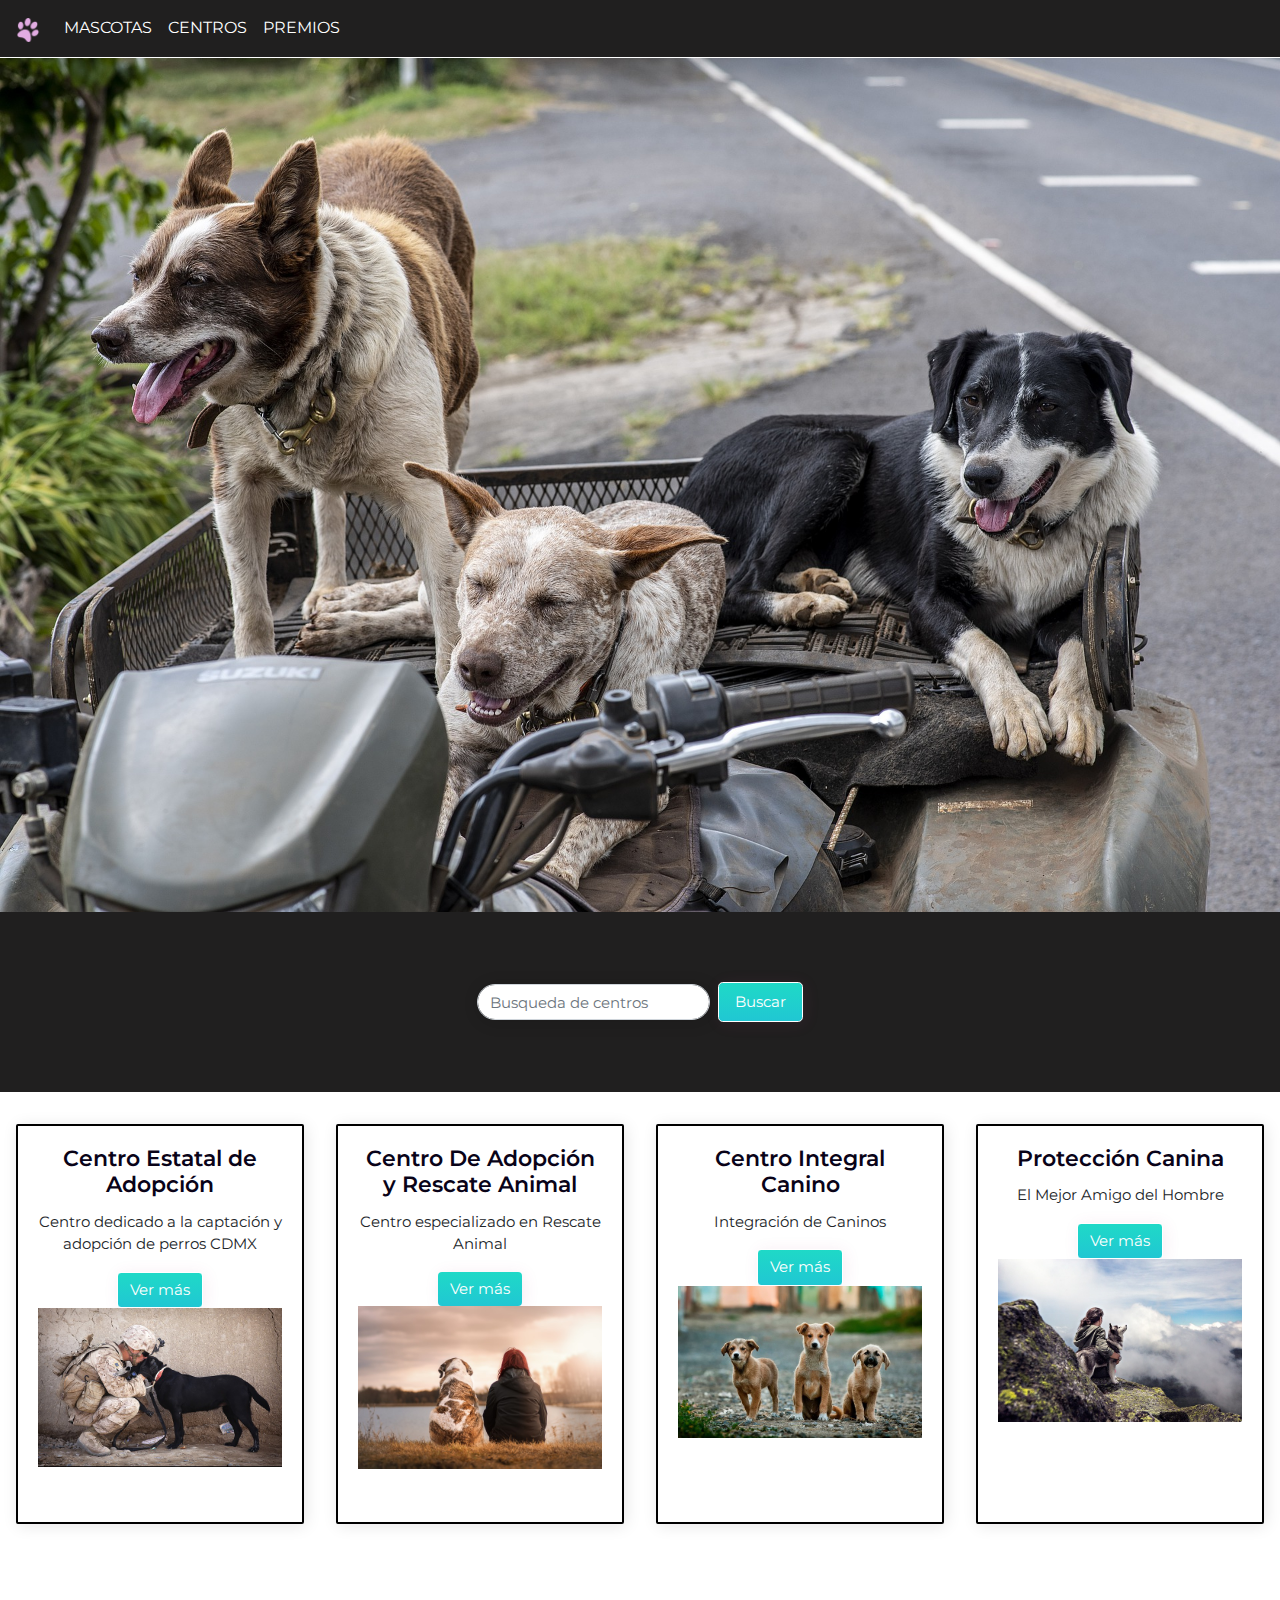
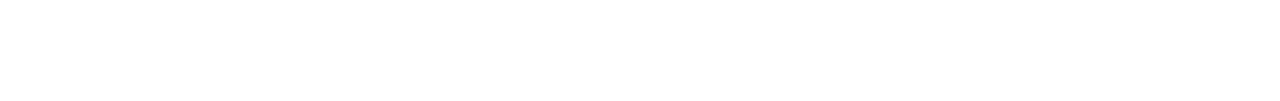
<file: Catalogo2.html>
<!doctype html>
<html lang="en">

<head>
  <!-- Required meta tags -->
  <meta charset="utf-8">
  <meta name="viewport" content="width=device-width, initial-scale=1, shrink-to-fit=no">

  <!-- Bootstrap CSS -->
  <link rel="stylesheet" href="https://stackpath.bootstrapcdn.com/bootstrap/4.3.1/css/bootstrap.min.css"
    integrity="sha384-ggOyR0iXCbMQv3Xipma34MD+dH/1fQ784/j6cY/iJTQUOhcWr7x9JvoRxT2MZw1T" crossorigin="anonymous">

  <link rel="stylesheet" href="./styleIx.css">
  <link rel="stylesheet" href="./style.css">
  <link rel="shortcurt icon" href="./Huellita .png"/>
  <title>Huellitas</title>
</head>


<body class="BodyCatalogo2" style="margin-top: 58px">

  <header>
      <section>
        <nav class="navbar navbar-expand-lg navbar-dark fixed-top" style="background-color: rgb(32, 31, 31)">
            <a class="navbar-brand " href="./home.html">
                <img class="img" src="./Huellita .png"
                    alt="">
            </a>
            <button class="navbar-toggler" type="button" data-toggle="collapse"
                data-target="#navbarSupportedContent" aria-controls="navbarSupportedContent" aria-expanded="false"
                aria-label="Toggle navigation">
                <span class="navbar-toggler-icon"></span>
            </button>

            <div class="collapse navbar-collapse" id="navbarSupportedContent">
                <ul class="navbar-nav">
                    <li class="nav-item active ">
                        <a class="nav-link font palabras NavBarCustom" href="./Catalog_Pa.html"> MASCOTAS <span
                                class="sr-only">(current)</span></a>
                    </li>
                    <li class="nav-item">
                        <a class="nav-link font palabras NavBarCustomActive" href="./Catalogo2.html">CENTROS</a>
                    </li>
                    <li class="nav-item">
                        <a class="nav-link font palabras NavBarCustom" href="./Premios.html">PREMIOS</a>
                    </li>
                    <li class="nav-item d-flex justify-content-end" style="width: 62em">
                        <a class="nav-link" href="./Login_Usuario.html">
                            <img class="img" src="./img/user.svg" alt="Icono-usuario">
                        </a>
                    </li>
                </ul>
            </div>
        </nav>
      </section>

  </header>
<main>
    <section class="ImagenMapa">
        <img class="ImgInic" src="./img/dogs-4477058_1920.jpg" alt="Imagen-representativa-mapa">
            </section>
        
        <section style="background-color: rgb(32, 31, 31)" class="Busqueda">
                <form class="form-inline my-2 my-lg-0 ">
                        <input class="form-control mr-sm-2 BarraBusqueda TextoCustom" type="search" placeholder="Busqueda de centros" aria-label="Search">
                        <button class="btn btn btn-lg my-2 my-sm-0 TextoCustom BotonCustom TextoBlanco" type="submit">Buscar</button>
                      </form>
        </section>
        
            <section class="Ubicaciones mt-3">
                <article class="row justify-content-arround">
                    <div class="card text-center Textfield m-3" style="width: 18rem; height: 25rem">
                        <div class="card-body">
                            <h5 class="card-title TituloCustom">Centro Estatal de Adopción</h5>
                            <p class="card-text TextoCustom">Centro dedicado a la captación y adopción de perros CDMX
                        </p>
                            <a href="https://www.google.com/search?q=centro%20de%20adopcion%20canina&rlz=1C5CHFA_enMX803MX814&oq=cetro+de+adopcion+canina&aqs=chrome..69i57.8366j0j1&sourceid=chrome&ie=UTF-8&safe=active&sxsrf=ACYBGNQ_tfkh4kuYF-YUNZo66_6WRTbDgA:1570151498247&npsic=0&rflfq=1&rlha=0&rllag=21442775,-100786476,302871&tbm=lcl&rldimm=12133684454593381439&ved=2ahUKEwilqa-StoHlAhWRIDQIHarHA1UQvS4wAHoECAsQIA&rldoc=1&tbs=lrf:!2m1!1e2!2m1!1e3!3sIAE,lf:1,lf_ui:2#rlfi=hd:;si:12133684454593381439;mv:[[19.6222922,-98.87663719999999],[19.2384085,-99.2157704]];tbs:lrf:!2m1!1e2!2m1!1e3!3sIAE,lf:1,lf_ui:2" target="_blank" class="btn btn BotonCustom TextoCustom TextoBlanco">Ver más</a>
                            <img class="cardimg" src="./img/soldier-870399_640.jpg" alt="">
                        </div>
                    </div>
        
                    <div class="card text-center Textfield m-3" style="width: 18rem; height: 25rem;">
                        <div class="card-body">
                            <h5 class="card-title TituloCustom">Centro De Adopción y Rescate Animal</h5>
                            <p class="card-text TextoCustom">Centro especializado en Rescate Animal
                            </p>
                            <a class="btn btn BotonCustom TextoCustom TextoBlanco" target="_blank" href="https://www.google.com/search?q=centro%20de%20adopcion%20canina&rlz=1C5CHFA_enMX803MX814&oq=cetro+de+adopcion+canina&aqs=chrome..69i57.8366j0j1&sourceid=chrome&ie=UTF-8&safe=active&sxsrf=ACYBGNQ_tfkh4kuYF-YUNZo66_6WRTbDgA:1570151498247&npsic=0&rflfq=1&rlha=0&rllag=21442775,-100786476,302871&tbm=lcl&rldimm=12133684454593381439&ved=2ahUKEwilqa-StoHlAhWRIDQIHarHA1UQvS4wAHoECAsQIA&rldoc=1&tbs=lrf:!2m1!1e2!2m1!1e3!3sIAE,lf:1,lf_ui:2#rlfi=hd:;si:17971001122945877316;mv:[[19.6222922,-98.87663719999999],[19.2384085,-99.2157704]];tbs:lrf:!2m1!1e2!2m1!1e3!3sIAE,lf:1,lf_ui:2" width="600" height="450" frameborder="0" style="border:0;" allowfullscreen=""></iframe>Ver más</a>
                            <img class="cardimg" src="./img/friends-3042751_640.jpg" alt="">
                        </div>
                    </div>
        
                    <div class="card text-center Textfield m-3" style="width: 18rem; height: 25rem">
                        <div class="card-body">
                            <h5 class="card-title TituloCustom">Centro Integral Canino</h5>
                            <p class="card-text TextoCustom">Integración de Caninos</p>
                            <a target="_blank" href="https://www.google.com/search?q=centro%20de%20adopcion%20canina&rlz=1C5CHFA_enMX803MX814&oq=cetro+de+adopcion+canina&aqs=chrome..69i57.8366j0j1&sourceid=chrome&ie=UTF-8&safe=active&sxsrf=ACYBGNQ_tfkh4kuYF-YUNZo66_6WRTbDgA:1570151498247&npsic=0&rflfq=1&rlha=0&rllag=21442775,-100786476,302871&tbm=lcl&rldimm=12133684454593381439&ved=2ahUKEwilqa-StoHlAhWRIDQIHarHA1UQvS4wAHoECAsQIA&rldoc=1&tbs=lrf:!2m1!1e2!2m1!1e3!3sIAE,lf:1,lf_ui:2#rlfi=hd:;si:3139505153628195321;mv:[[19.6222922,-98.87663719999999],[19.2384085,-99.2157704]]" class="btn btn BotonCustom TextoCustom TextoBlanco">Ver más</a>
                            <img class="cardimg" src="./img/dogs-984015_640.jpg" alt="">
                        </div>
                    </div>
                    
                    <div class="card text-center Textfield m-3" style="width: 18rem; height: 25rem;">
                            <div class="card-body">
                                <h5 class="card-title TituloCustom">Protección Canina</h5>
                                <p class="card-text TextoCustom">El Mejor Amigo del Hombre</p>
                                <a target="_blank" href="https://www.google.com/search?q=centro%20de%20adopcion%20canina&rlz=1C5CHFA_enMX803MX814&oq=cetro+de+adopcion+canina&aqs=chrome..69i57.8366j0j1&sourceid=chrome&ie=UTF-8&safe=active&sxsrf=ACYBGNQ_tfkh4kuYF-YUNZo66_6WRTbDgA:1570151498247&npsic=0&rflfq=1&rlha=0&rllag=21442775,-100786476,302871&tbm=lcl&rldimm=12133684454593381439&ved=2ahUKEwilqa-StoHlAhWRIDQIHarHA1UQvS4wAHoECAsQIA&rldoc=1&tbs=lrf:!2m1!1e2!2m1!1e3!3sIAE,lf:1,lf_ui:2#rlfi=hd:;si:2250993630834567462;mv:[[19.6222922,-98.87663719999999],[19.2384085,-99.2157704]]" class="btn btn BotonCustom TextoCustom TextoBlanco">Ver más</a>
                                <img class="cardimg" src="./img/sky-1283446_640.jpg" alt="">
                            </div>
                        </div>
                        
        
                </article>
        
            </section>
        
</main>
   
<!-- <section class="ImagenMapa">
<img src="./img/mapa.jpg" alt="Imagen-representativa-mapa">
    </section>

<section style="background-color: rgb(32, 31, 31)" class="Busqueda">
        <form class="form-inline my-2 my-lg-0 ">
                <input class="form-control mr-sm-2 BarraBusqueda TextoCustom" type="search" placeholder="Busqueda de centros" aria-label="Search">
                <button class="btn btn btn-lg my-2 my-sm-0 TextoCustom BotonCustom TextoBlanco" type="submit">Buscar</button>
              </form>
</section>

    <section class="Ubicaciones mt-3">
        <article class="row justify-content-arround">
            <div class="card text-center Textfield m-3" style="width: 18rem;">
                <div class="card-body">
                    <h5 class="card-title TituloCustom">Centro Estatal de Atención Integral de las Adicciones</h5>
                    <p class="card-text TextoCustom">With supporting text below as a natural lead-in to additional
                        content.</p>
                    <a href="#" class="btn btn BotonCustom TextoCustom TextoBlanco">Ver más</a>
                </div>
            </div>

            <div class="card text-center Textfield m-3" style="width: 18rem;">
                <div class="card-body">
                    <h5 class="card-title TituloCustom">Centro Atlántida</h5>
                    <p class="card-text TextoCustom">With supporting text below as a natural lead-in to additional
                        content.</p>
                    <a href=https://www.google.com/maps/embed?pb=!1m18!1m12!1m3!1d3761.1181692012315!2d-99.14510148578063!3d19.493551143781715!2m3!1f0!2f0!3f0!3m2!1i1024!2i768!4f13.1!3m3!1m2!1s0x85d1f9763b57dca5%3A0xe142887f631f377f!2sCentro%20Atl%C3%A1ntida%20%7C%20Cl%C3%ADnica%20de%20Rehabilitaci%C3%B3n%20para%20las%20Adicciones%20%22Alcoholismo%20y%20Drogadicci%C3%B3n%22!5e0!3m2!1ses-419!2smx!4v1568365898706!5m2!1ses-419!2smx" width="600" height="450" frameborder="0" style="border:0;" allowfullscreen=""></iframe>" class="btn btn BotonCustom TextoCustom TextoBlanco">Ver más</a>
                </div>
            </div>

            <div class="card text-center Textfield m-3" style="width: 18rem;">
                <div class="card-body">
                    <h5 class="card-title TituloCustom">Centro Integral de Adicciones A. C.</h5>
                    <p class="card-text TextoCustom">With supporting text below as a natural lead-in to additional
                        content.</p>
                    <a href="#" class="btn btn BotonCustom TextoCustom TextoBlanco">Ver más</a>
                </div>
            </div>
            
            <div class="card text-center Textfield m-3" style="width: 18rem;">
                    <div class="card-body">
                        <h5 class="card-title TituloCustom">Centro Integral de Adicciones A. C.</h5>
                        <p class="card-text TextoCustom">With supporting text below as a natural lead-in to additional
                            content.</p>
                        <a href="" class="btn btn BotonCustom TextoCustom TextoBlanco">Ver más</a>
                    </div>
                </div>

        </article>

    </section>
 -->



  <!-- Optional JavaScript -->
  <!-- jQuery first, then Popper.js, then Bootstrap JS -->
  <script src="https://code.jquery.com/jquery-3.3.1.slim.min.js"
    integrity="sha384-q8i/X+965DzO0rT7abK41JStQIAqVgRVzpbzo5smXKp4YfRvH+8abtTE1Pi6jizo"
    crossorigin="anonymous"></script>
  <script src="https://cdnjs.cloudflare.com/ajax/libs/popper.js/1.14.7/umd/popper.min.js"
    integrity="sha384-UO2eT0CpHqdSJQ6hJty5KVphtPhzWj9WO1clHTMGa3JDZwrnQq4sF86dIHNDz0W1"
    crossorigin="anonymous"></script>
  <script src="https://stackpath.bootstrapcdn.com/bootstrap/4.3.1/js/bootstrap.min.js"
    integrity="sha384-JjSmVgyd0p3pXB1rRibZUAYoIIy6OrQ6VrjIEaFf/nJGzIxFDsf4x0xIM+B07jRM"
    crossorigin="anonymous"></script>
</body>

</html>
</file>
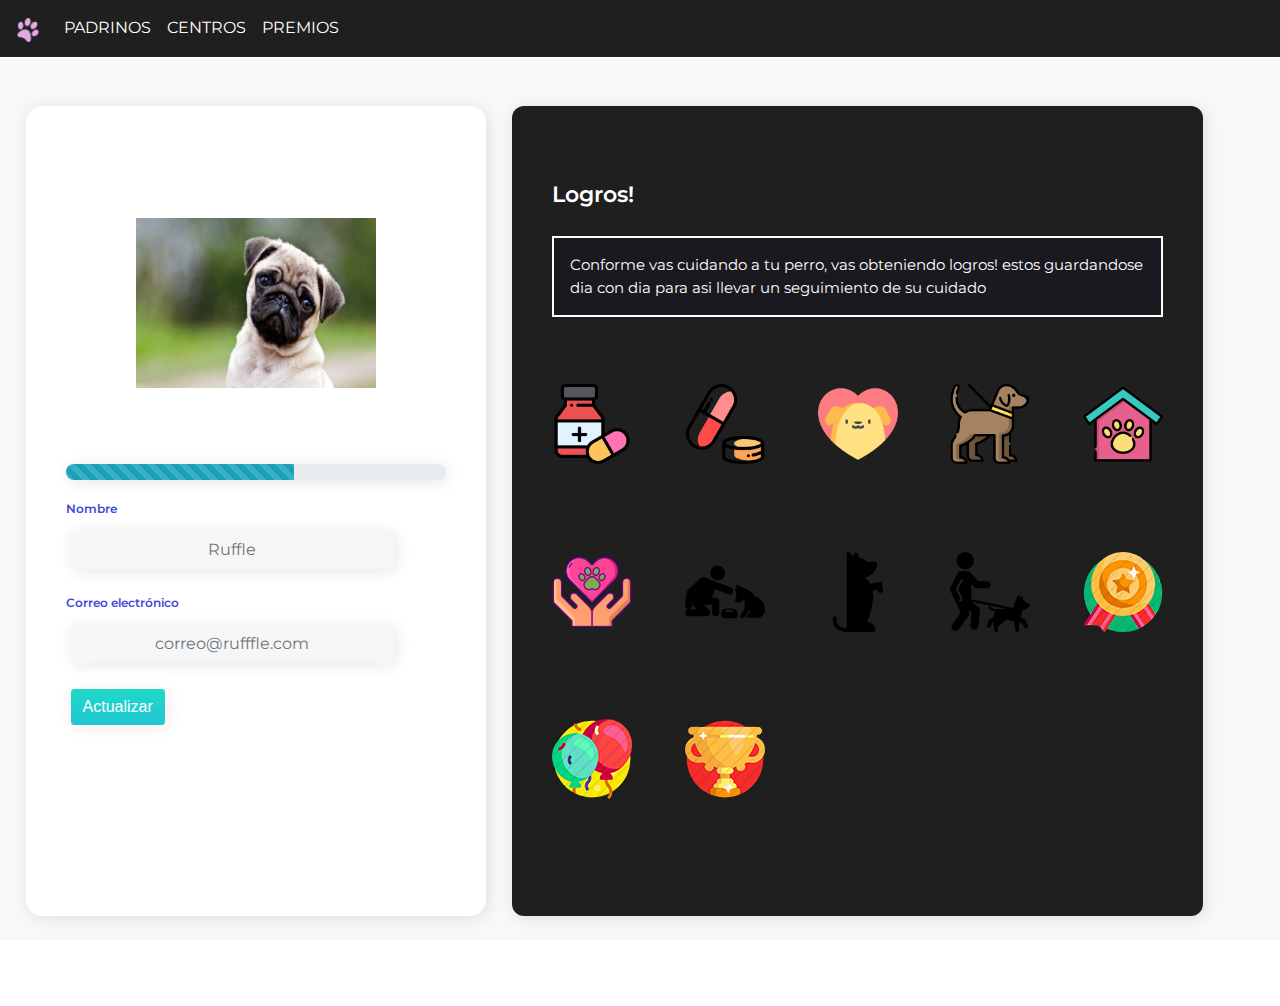
<file: Perfil.html>
<!DOCTYPE html>
<html lang="en">

<head>
    <meta charset="UTF-8">

    <link rel="stylesheet" href="https://stackpath.bootstrapcdn.com/bootstrap/4.3.1/css/bootstrap.min.css"
        integrity="sha384-ggOyR0iXCbMQv3Xipma34MD+dH/1fQ784/j6cY/iJTQUOhcWr7x9JvoRxT2MZw1T" crossorigin="anonymous">
        <link rel="shortcut icon" href="./Huellita .png" />
    <link rel="stylesheet" href="styleIx.css">
    <link rel="stylesheet" href="./style.css">
    <title>Perfil</title>
</head>


<body class="BodyPerfil" style="margin-top: 58px">
   <header>
        <section>
                <nav class="navbar navbar-expand-lg navbar-dark fixed-top" style="background-color: rgb(32, 31, 31)">
                    <a class="navbar-brand " href="./home.html">
                        <img class="img" src="./Huellita .png"
                            alt="">
                    </a>
                    <button class="navbar-toggler" type="button" data-toggle="collapse"
                        data-target="#navbarSupportedContent" aria-controls="navbarSupportedContent" aria-expanded="false"
                        aria-label="Toggle navigation">
                        <span class="navbar-toggler-icon"></span>
                    </button>
    
                    <div class="collapse navbar-collapse" id="navbarSupportedContent">
                        <ul class="navbar-nav mr-auto">
                            <li class="nav-item active">
                                <a class="nav-link font palabras" href="./Catalog_Pa.html">PADRINOS <span
                                        class="sr-only">(current)</span></a>
                            </li>
                            <li class="nav-item">
                                <a class="nav-link font palabras" href="./Catalogo2.html">CENTROS</a>
                            </li>
                            <li class="nav-item">
                                <a class="nav-link font palabras" href="./Premios.html">PREMIOS</a>
                            </li>
                            <li class="nav-item d-flex justify-content-end" style="width: 62em">
                                <a class="nav-link" href="./Login_Usuario.html">
                                    <img class="img"
                                        src="./img/user.svg"
                                        alt="Icono-usuario">
                                </a>
                            </li>
                        </ul>
                    </div>
                </nav>
            </section>

   </header>

   
   
    <section class="Usuario mt-5">
        <article class="CardUsuario">
            <div class="ImgUsuario mt-3">
                <!-- <div class="custom-file">
                    <input type="file" class="custom-file-input" id="customFileLang" lang="es">
                    <label class="custom-file-label TextoCustom" for="customFileLang">Seleccionar Archivo</label> -->
                <img class="ImagenPerfil mt-3" src="./img/ruffle.jpg" alt="Foto-perfil">
            </div>
            </div>


            <div class="Formulario">
                <div class="progress ProgressBarCustom mt-3 md-3">
                    <div class="progress-bar progress-bar-striped bg-info" role="progressbar" style="width: 60%"
                        aria-valuenow="50" aria-valuemin="0" aria-valuemax="100"></div>
                </div>
                <form>
                    <div class="form-group mt-3">
                        <label for="formGroupExampleInput" class="TextoLabel">Nombre</label>
                        <input type="text" class="form-control Textfield TextoCustom" id="formGroupExampleInput"
                            placeholder="Ruffle">
                    </div>
                    <div class="form-group">
                        <label for="formGroupExampleInput2" class="TextoLabel">Correo electrónico</label>
                        <input type="text" class="form-control Textfield TextoCustom" id="formGroupExampleInput2"
                            placeholder="correo@rufffle.com">
                    </div>
                    <button type="button" class="btn btn-dark m-1 BotonCustom">Actualizar</button>
                </form>

            </div>
        </article>
    </section>

    <section class="Premios mt-5">
        <article class="CardPremios">
            <div class="Historia">
                <h3 class="TituloCustom TextoBlanco mb-3">Logros!</h3>
                <div class="Textfiels BordeBlanco">
                    <p class="TextoCustom TextoBlanco m-3">Conforme vas cuidando a tu perro, vas obteniendo logros! estos guardandose dia con dia 
                        para asi llevar un seguimiento de su cuidado 
                    </p>
                </div>

            </div>





            <div class="Logros">
                <div class="Premio "> <img class="imgPre" src="./img/medicina.png" alt="SegundoLogro"> </div>
                <div class="Premio"> <img class="imgPre" src="./img/pastillas.png" alt="SegundoLogro"> </div>
                <div class="Premio"> <img class="imgPre" src="./img/perro.png" alt="TercerLogro"> </div>
                <div class="Premio"> <img class="imgPre" src="./img/perro (1).png" alt="CuartoLogro"> </div>
                <div class="Premio"> <img class="imgPre" src="./img/pet-care.png" alt=""> </div>
            </div>

            <div class="Logros">

                <div class="Premio"> <img class="imgPre" src="./img/pet-care (1).png" alt=""> </div>
                <div class="Premio"> <img class="imgPre" src="./img/alimentando-al-perro.png" alt=""> </div>
                <div class="Premio"> <img class="imgPre" src="./img/asientos-para-perros.png" alt=""> </div>
                <div class="Premio"> <img class="imgPre" src="./img/pasear-al-perro.png" alt=""> </div>
                <div class="Premio"> <img class="imgPre" src="./img/logro10.png" alt=""> </div>
            </div>

            <div class="Logros">

                <div class="Premio"> <img src="./img/logro11.png" alt=""> </div>
                <div class="Premio"> <img src="./img/logro12.png" alt=""> </div>
                <div class="Premio"> </div>
                <div class="Premio"> </div>
                <div class="Premio"></div>
            </div>

        </article>
    </section>

</main>





    <script src="https://code.jquery.com/jquery-3.3.1.slim.min.js"
        integrity="sha384-q8i/X+965DzO0rT7abK41JStQIAqVgRVzpbzo5smXKp4YfRvH+8abtTE1Pi6jizo"
        crossorigin="anonymous"></script>
    <script src="https://cdnjs.cloudflare.com/ajax/libs/popper.js/1.14.7/umd/popper.min.js"
        integrity="sha384-UO2eT0CpHqdSJQ6hJty5KVphtPhzWj9WO1clHTMGa3JDZwrnQq4sF86dIHNDz0W1"
        crossorigin="anonymous"></script>
    <script src="https://stackpath.bootstrapcdn.com/bootstrap/4.3.1/js/bootstrap.min.js"
        integrity="sha384-JjSmVgyd0p3pXB1rRibZUAYoIIy6OrQ6VrjIEaFf/nJGzIxFDsf4x0xIM+B07jRM"
        crossorigin="anonymous"></script>
</body>

</html>
</file>
<file: styleIx.css>
@import url('https://fonts.googleapis.com/css?family=Montserrat:400,600|Signika:400,700&display=swap');

.TituloCustom {
    font-family: 'Montserrat', sans-serif;
    font-weight: 600;
    font-size: 22px;
    color: #090318;
}

.TextoCustom{
font-family: 'Montserrat', sans-serif;
font-size: 15px;
justify-content: center;
}

.TextoBlanco{
    color: #fff;
}

.BotonCustom{
    /* border-radius: 50px; */
    background: linear-gradient(#1fd9c7,#20c7d3);
    border: solid 1px white;
    box-shadow: 2px 2px 16px rgba(173, 57, 129, 0.1);
}

.SeparacionSeccion{
    margin-top: 80px;
}


.BodyPerfil{
    /* border: solid 3px rgb(152, 250, 114); */
    height: 98vh;
    width: 100%;
    display: flex;
    justify-content: space-around;
    background-color: rgb(248, 248, 248);
}

.Usuario{
    display: flex;
   /*  border: solid 1px salmon; */
    height: 100vh;
    width: 40%;
    justify-content: center;
}

.CardUsuario{
    width: 90%;
    height: 90%;
    background-color: #fff;
    box-shadow: 2px 2px 16px rgb(16, 13, 17, 0.1);  
    border-radius: 16px;
    margin-bottom: 60px; /* Preguntar */
    padding: 40px;
    display: flex;
    flex-direction: column;
    align-items: center;
}

.ImgUsuario{
    width: 70%;
    height: 40%;
    display: flex;
    align-items: center;
    justify-content: center;
}

.ImagenPerfil{
    width: 240px;
    margin: 20px;
    height: 170px;
}

.Formulario{
 /*    border: solid 1px rgb(20, 2, 16); */
    width: 100%;
    height: 60%;
}

.ProgressBarCustom{
    /*  border: solid 2px black; */
     border-radius: 50px;
     box-shadow: 2px 2px 16px rgb(16, 13, 17, 0.1);
 }

 .Textfield{
    border: solid 2px black;
    border-radius: 2px;
    box-shadow: 2px 2px 16px rgb(16, 13, 17, 0.1);
       /* font-family:  'Signika', sans-serif;
    font-size: 16px; */
}

.TextoLabel{
    font-family: 'Montserrat', sans-serif;
    font-size: 12px;
    font-weight: 600;
    color: #4447da;
}


.Premios{
    /* border: solid 1px blue; */
    height: 100vh;
    width: 60%;
    justify-content: right;
}

.CardPremios{
    width: 90%;
    height: 90%;
    background-color: rgb(32, 31, 31);
    box-shadow: 2px 2px 16px rgb(16, 13, 17, 0.1);  
    border-radius: 12px;
    padding: 40px;
    display: flex;
    flex-direction: column;
    justify-content: space-around;
}


.Historia{
    width: 100%;
    height: 20%;
    display: flex;
    flex-direction: column;
    justify-content: space-around;
    margin-top: 20px;
    margin-bottom: 40px;
}

.Logros{
display: flex;
justify-content: space-between;
width: 100%;
height: 20%;
}

.Premio{
    width: 80px;
    height: 80px;
    /* background-color: rgb(11, 255, 44); */
    border-radius: 8px;
    display: flex;
    justify-content: center;
    align-items: center;
}






.BordeBlanco{
    border: solid 2px rgb(255, 255, 255);
    background-color: rgb(26, 25, 31);
}




/* Estilos Catalogo de ubiaciones */

.BodyCatalogo2{
    display: flex;
    flex-direction: column;
    width: 100%;
    /* background-color: rgb(26, 30, 31); */
}

.ImagenPortadaInterior{
    display: flex;
    justify-content: center;
    width: 100%;
    height: 40vh;
    background-color: #1FD9C7;
}

.Busqueda{
    display: flex;
    justify-content: center;
    align-items: center;
    width: 100%;
    height: 20vh;
}

.BarraBusqueda{
    background-color: #fff;
    box-shadow: 2px 2px 16px rgb(16, 13, 17, 0.2); 
    border-radius: 50px;
}

.Ubicaciones{
    display: flex;
     justify-content: space-around;
    width: 100%;
    height: 40%;
}



/* Estilos Premios */

.CopyCustom{
    display: flex;
    flex-direction: column;
    align-items: center;
    margin: 20px;
}


/* Estilos Home */
.Identidad{
    display: flex;
    justify-content: space-around;
}

.CajaTexto{
    width: 40%;
    display: flex;
    flex-direction: column;
    justify-content: center;
}

.ImagenHome{
    width: 50%;
}

.GifCustom{
    /* height: 100vh; */
    width: 100%;
}

.FormularioContacto{
    background-color: #090318;
    
}

.CustomImagenPortadaInterior{
    display: flex;
    justify-content: center;
    width: 100%;
    height: 20vh;
    background-color: #1FD9C7;
}

.div{
    width: 50vh;
    height: 50vh;
    border: solid 1px red;
}
</file>
<file: style.css>
@import url('https://fonts.googleapis.com/css?family=Signika&display=swap');

.font{
  font-family: 'Montserrat', sans-serif;
}

.img{
    height: 24px;
}

.Imagenmapa{
width: 100%;
}
.ImgInic{
  width: 100%;
  height: 30%;
}
.cardimg{
  width: 100%;
}



.imgPre {
  width: 80px;
  height: 80px;
  border-radius: 8px;
  display: flex;
  justify-content: center;
  align-items: center;

}


.perrito{
  border-radius: 30px;
  margin-top: 10px;
  width: 250px;
}


.log{
       border: solid 1px red;
   
}
 
html {
    background-color:white;
  }
  
  body {
    font-family: "Poppins", sans-serif;
    height: 100vh;
  }
  
  a {
    color: #92badd;
    display:inline-block;
    text-decoration: none;
    font-weight: 400;
  }
  
  h2 {
    text-align: center;
    font-size: 16px;
    font-weight: 600;
    text-transform: uppercase;
    display:inline-block;
    margin: 40px 8px 10px 8px; 
    color: #cccccc;
  }
  
  
  
  /* STRUCTURE */
  
  .wrapper {
    display: flex;
    align-items: center;
    flex-direction: column; 
    justify-content: center;
    width: 100%;
    min-height: 100%;
    padding: 20px;
  }
  
  #formContent {
    -webkit-border-radius: 10px 10px 10px 10px;
    border-radius: 10px 10px 10px 10px;
    background: #fff;
    padding: 30px;
    width: 90%;
    max-width: 450px;
    position: relative;
    padding: 0px;
    -webkit-box-shadow: 0 30px 60px 0 rgba(0,0,0,0.3);
    box-shadow: 0 30px 60px 0 rgba(0,0,0,0.3);
    text-align: center;
  }
  
  #formFooter {
    background-color: #f6f6f6;
    border-top: 1px solid #dce8f1;
    padding: 25px;
    text-align: center;
    -webkit-border-radius: 0 0 10px 10px;
    border-radius: 0 0 10px 10px;
  }
  
  
  
  /* TABS */
  
  h2.inactive {
    color: #cccccc;
  }
  
  h2.active {
    color: #0d0d0d;
    border-bottom: 2px solid #5fbae9;
  }
  
  
  
  /* FORM TYPOGRAPHY*/
  
  input[type=button], input[type=submit], input[type=reset]  {
    background-color: black;
    border: none;
    color: white;
    padding: 15px 80px;
    text-align: center;
    text-decoration: none;
    display: inline-block;
    text-transform: uppercase;
    font-size: 13px;
    -webkit-box-shadow: 0 10px 30px 0 rgba(95,186,233,0.4);
    box-shadow: 0 10px 30px 0 rgba(95,186,233,0.4);
    -webkit-border-radius: 5px 5px 5px 5px;
    border-radius: 5px 5px 5px 5px;
    margin: 5px 20px 40px 20px;
    -webkit-transition: all 0.3s ease-in-out;
    -moz-transition: all 0.3s ease-in-out;
    -ms-transition: all 0.3s ease-in-out;
    -o-transition: all 0.3s ease-in-out;
    transition: all 0.3s ease-in-out;
  }
  
  input[type=button]:hover, input[type=submit]:hover, input[type=reset]:hover  {
    background-color: #15c78e;
  }
  
  input[type=button]:active, input[type=submit]:active, input[type=reset]:active  {
    -moz-transform: scale(0.95);
    -webkit-transform: scale(0.95);
    -o-transform: scale(0.95);
    -ms-transform: scale(0.95);
    transform: scale(0.95);
  }
  
  input[type=text] {
    background-color: #f6f6f6;
    border: none;
    color: #0d0d0d;
    padding: 15px 32px;
    text-align: center;
    text-decoration: none;
    display: inline-block;
    font-size: 16px;
    margin: 5px;
    width: 85%;
    border: 2px solid #f6f6f6;
    -webkit-transition: all 0.5s ease-in-out;
    -moz-transition: all 0.5s ease-in-out;
    -ms-transition: all 0.5s ease-in-out;
    -o-transition: all 0.5s ease-in-out;
    transition: all 0.5s ease-in-out;
    -webkit-border-radius: 5px 5px 5px 5px;
    border-radius: 5px 5px 5px 5px;
  }
  
  input[type=text]:focus {
    background-color: #fff;
    border-bottom: 2px solid #5fbae9;
  }
  
  input[type=text]:placeholder {
    color: #cccccc;
  }
  
  
  
  /* ANIMATIONS */
  
  /* Simple CSS3 Fade-in-down Animation */
  .fadeInDown {
    -webkit-animation-name: fadeInDown;
    animation-name: fadeInDown;
    -webkit-animation-duration: 1s;
    animation-duration: 1s;
    -webkit-animation-fill-mode: both;
    animation-fill-mode: both;
  }
  
  @-webkit-keyframes fadeInDown {
    0% {
      opacity: 0;
      -webkit-transform: translate3d(0, -100%, 0);
      transform: translate3d(0, -100%, 0);
    }
    100% {
      opacity: 1;
      -webkit-transform: none;
      transform: none;
    }
  }
  
  @keyframes fadeInDown {
    0% {
      opacity: 0;
      -webkit-transform: translate3d(0, -100%, 0);
      transform: translate3d(0, -100%, 0);
    }
    100% {
      opacity: 1;
      -webkit-transform: none;
      transform: none;
    }
  }
  
  /* Simple CSS3 Fade-in Animation */
  @-webkit-keyframes fadeIn { from { opacity:0; } to { opacity:1; } }
  @-moz-keyframes fadeIn { from { opacity:0; } to { opacity:1; } }
  @keyframes fadeIn { from { opacity:0; } to { opacity:1; } }
  
  .fadeIn {
    opacity:0;
    -webkit-animation:fadeIn ease-in 1;
    -moz-animation:fadeIn ease-in 1;
    animation:fadeIn ease-in 1;
  
    -webkit-animation-fill-mode:forwards;
    -moz-animation-fill-mode:forwards;
    animation-fill-mode:forwards;
  
    -webkit-animation-duration:1s;
    -moz-animation-duration:1s;
    animation-duration:1s;
  }
  
  .fadeIn.first {
    -webkit-animation-delay: 0.4s;
    -moz-animation-delay: 0.4s;
    animation-delay: 0.4s;
  }
  
  .fadeIn.second {
    -webkit-animation-delay: 0.6s;
    -moz-animation-delay: 0.6s;
    animation-delay: 0.6s;
  }
  
  .fadeIn.third {
    -webkit-animation-delay: 0.8s;
    -moz-animation-delay: 0.8s;
    animation-delay: 0.8s;
  }
  
  .fadeIn.fourth {
    -webkit-animation-delay: 1s;
    -moz-animation-delay: 1s;
    animation-delay: 1s;
  }
  
  /* Simple CSS3 Fade-in Animation */
  .underlineHover:after {
    display: block;
    left: 0;
    bottom: -10px;
    width: 0;
    height: 2px;
    background-color: #15c78e;
    content: "";
    transition: width 0.2s;
  }
  
  .underlineHover:hover {
    color: #0d0d0d;
  }
  
  .underlineHover:hover:after{
    width: 100%;
  }
  
  
  
  /* OTHERS */
  
  *:focus {
      outline: none;
  } 
  
  #icon {
    width:60%;
  }
  
  .customP{
    border-radius: 0;
    border: solid 1px black;
    background-color: white;
    color: black;
  }

  .img2{
      width: 240px;
      height: 240px;
      object-fit: cover;
  }

  .palabras {
    color: white !important;
    transition: 1s all ease;
  }

  .palabras:hover {
    color: #15c78e !important;
  }

  .cardPadrinos{
width: 720%;
height: 180%;
border: solid 1px black;

  }

  .img3{
width: 100%;
height: 100%;
  }
</file>
